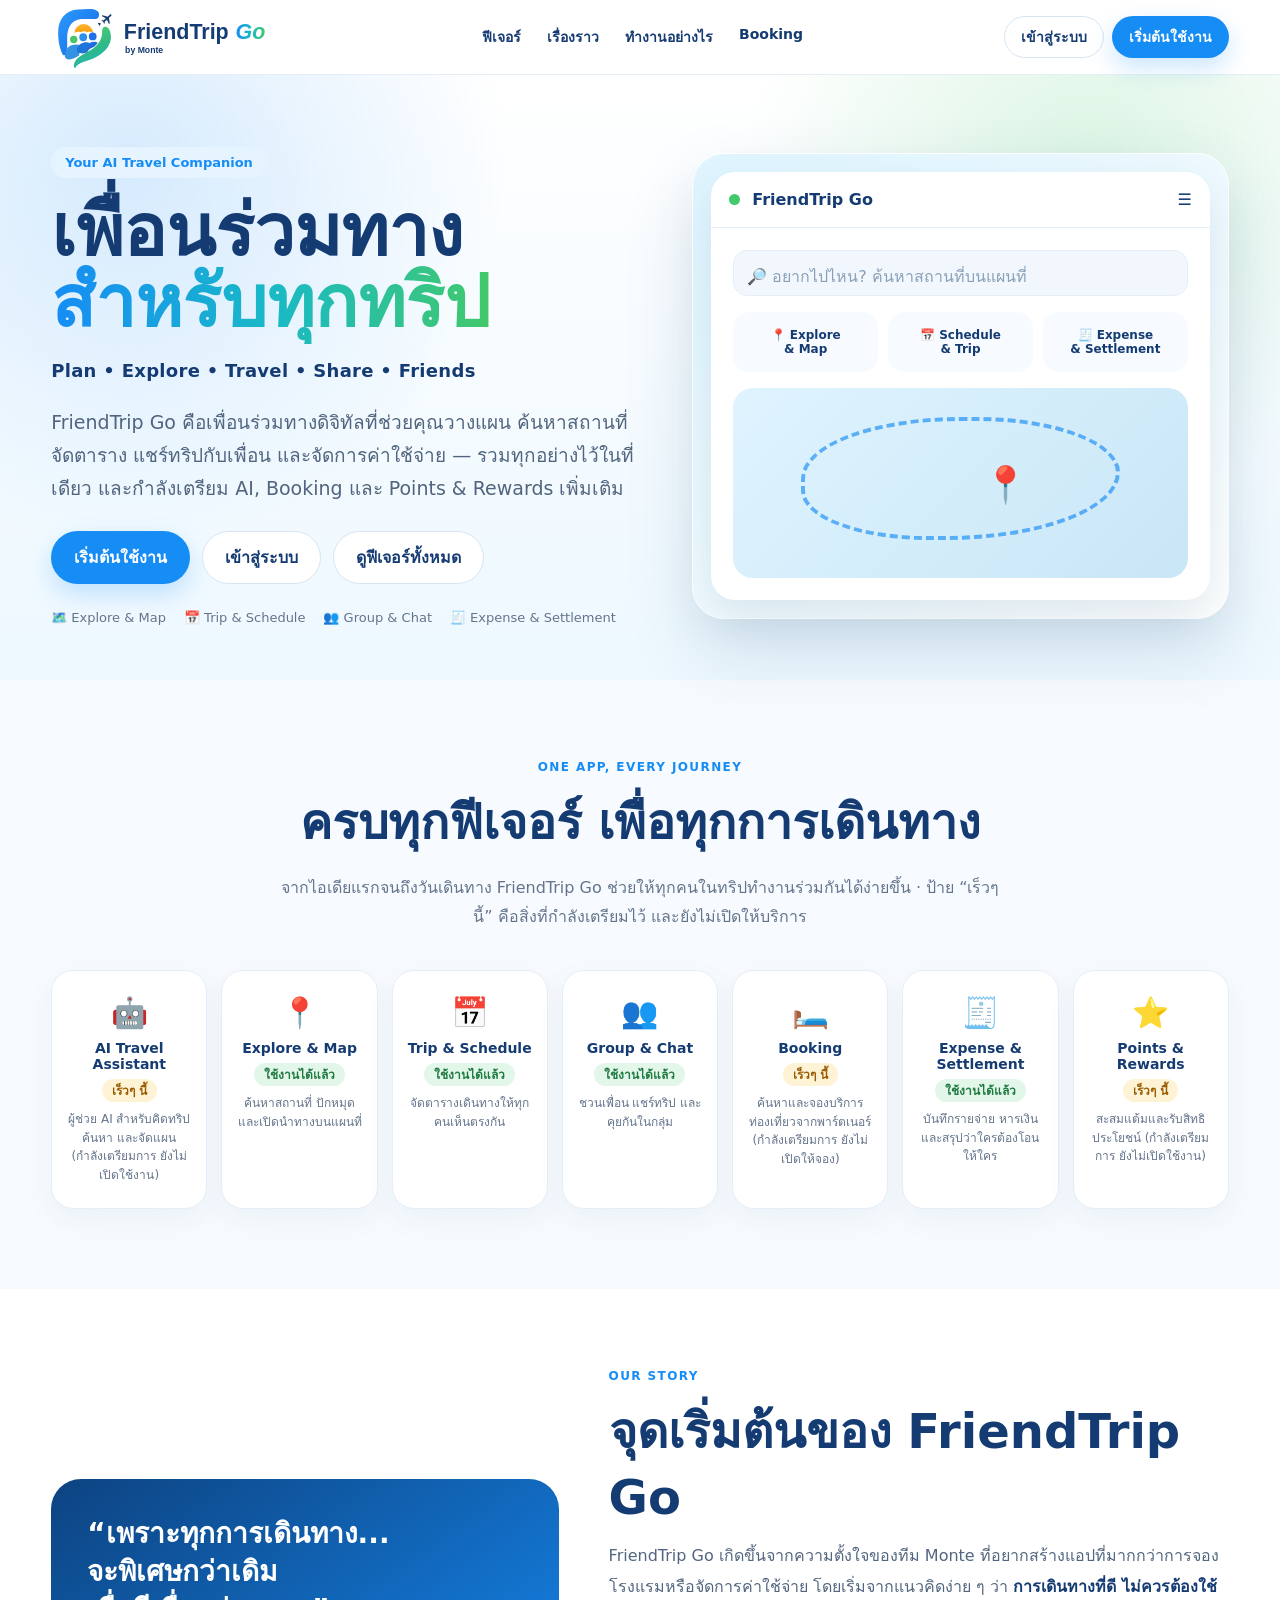
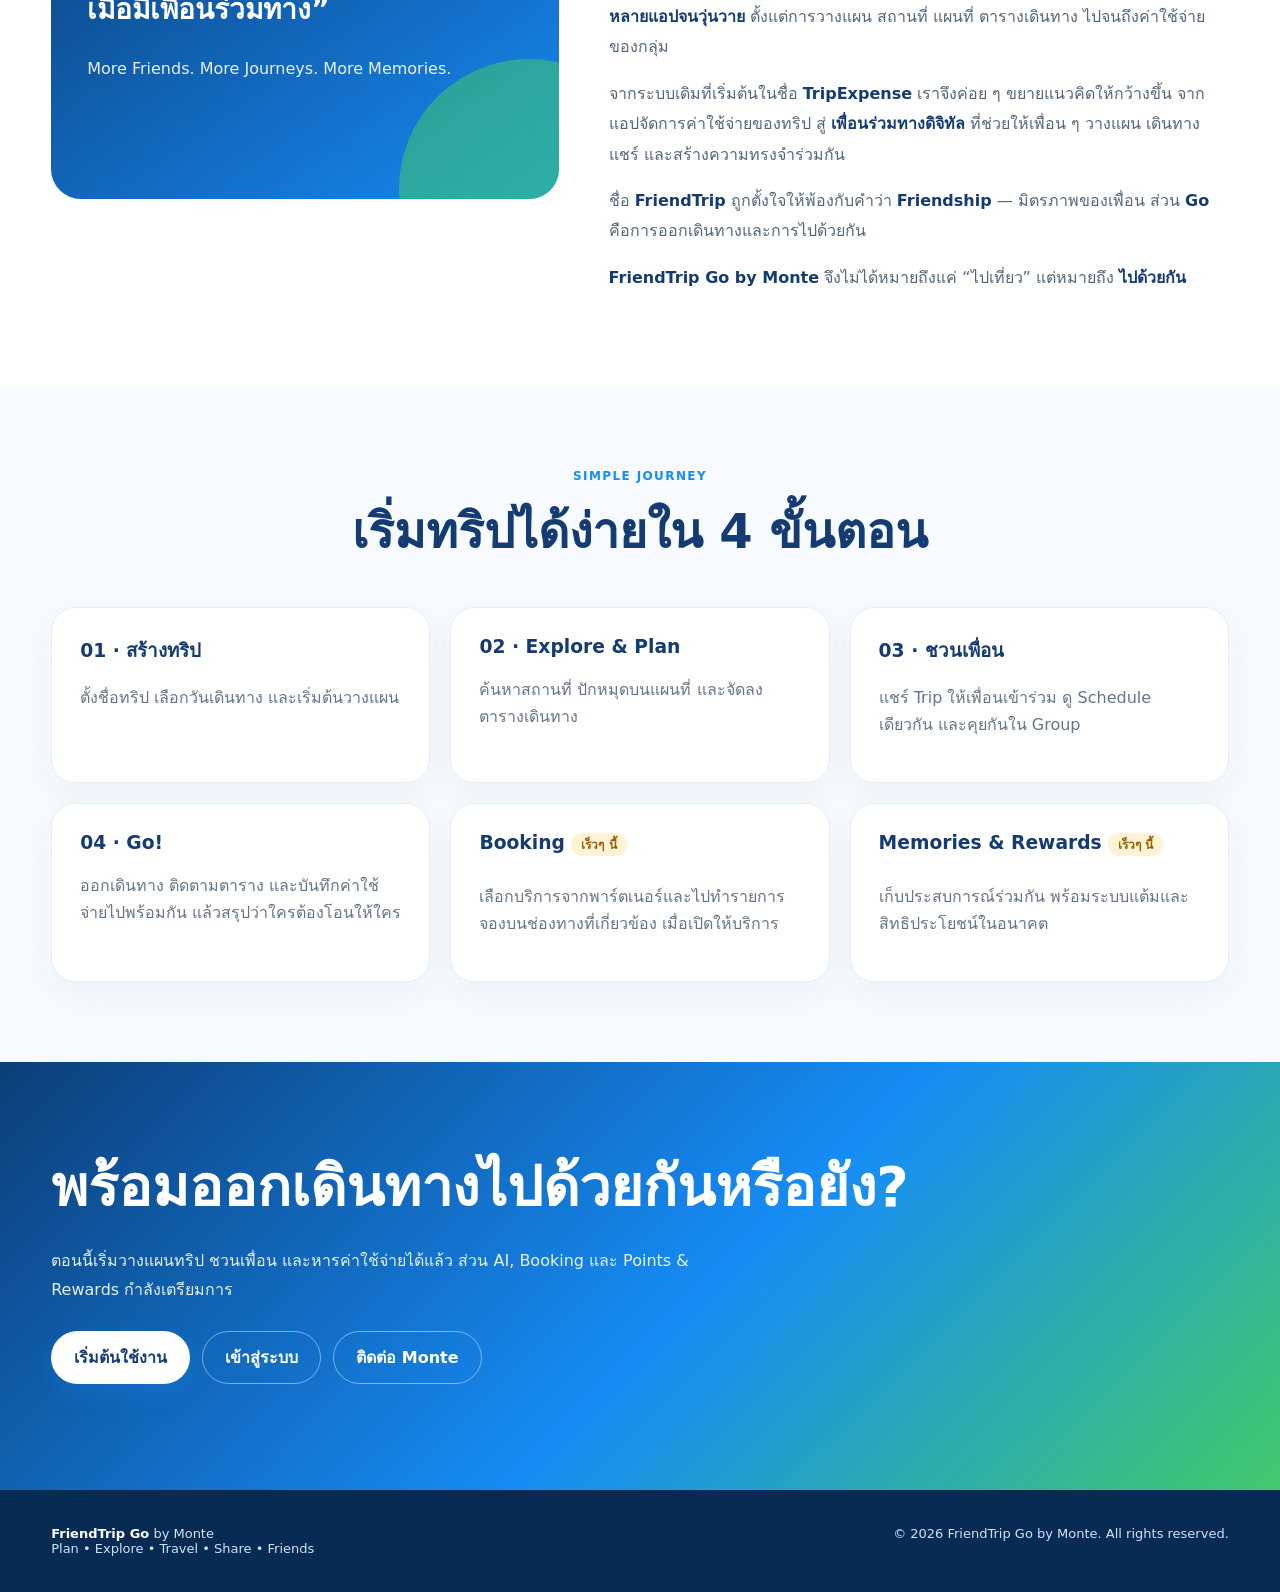
<file: landing.html>
<!doctype html><html lang="th"><head><meta charset="utf-8"><meta name="viewport" content="width=device-width,initial-scale=1"><title>FriendTrip Go by Monte — Your AI Travel Companion</title><meta name="description" content="Plan • Explore • Travel • Share • Friends with FriendTrip Go."><meta name="theme-color" content="#168CF5"><link rel="icon" type="image/svg+xml" href="img/logo.svg"><link rel="icon" type="image/png" href="icons/favicon-64.png"><link rel="apple-touch-icon" href="icons/apple-touch-icon.png"><style>
:root{--blue:#168CF5;--navy:#153B73;--cyan:#19B9C7;--green:#42C96B;--bg:#f7fbff;--card:#fff;--muted:#64748b;--line:#e5eef7}*{box-sizing:border-box}html{scroll-behavior:smooth}body{margin:0;font-family:Inter,system-ui,-apple-system,"Segoe UI",Tahoma,sans-serif;color:var(--navy);background:var(--bg)}a{text-decoration:none;color:inherit}.container{width:min(1180px,92%);margin:auto}.nav{position:sticky;top:0;z-index:20;background:rgba(255,255,255,.9);backdrop-filter:blur(14px);border-bottom:1px solid var(--line)}.navin{height:74px;display:flex;align-items:center;justify-content:space-between}.brand img{width:230px;display:block}.links{display:flex;gap:26px;font-size:14px;font-weight:700}.links a:hover{color:var(--blue)}.btn{display:inline-flex;align-items:center;justify-content:center;border-radius:999px;padding:13px 22px;font-weight:800;border:1px solid transparent}.btn.primary{background:var(--blue);color:white;box-shadow:0 10px 25px rgba(22,140,245,.22)}.btn.secondary{background:white;border-color:#d7e5f2}.hero{padding:72px 0 55px;background:radial-gradient(circle at 85% 15%,rgba(66,201,107,.18),transparent 28%),radial-gradient(circle at 10% 15%,rgba(22,140,245,.17),transparent 30%),linear-gradient(180deg,#fff,#edf8ff)}.hero-grid{display:grid;grid-template-columns:1.05fr .95fr;gap:48px;align-items:center}.kicker{display:inline-block;background:#e6f4ff;color:var(--blue);font-weight:800;padding:8px 14px;border-radius:999px;font-size:13px}h1{font-size:clamp(42px,6vw,72px);line-height:.98;margin:18px 0}h1 span{background:linear-gradient(90deg,var(--blue),var(--cyan),var(--green));-webkit-background-clip:text;color:transparent}.hero p{font-size:19px;line-height:1.75;color:#51657e;max-width:650px}.tagline{font-size:18px!important;font-weight:800;color:var(--navy)!important;letter-spacing:.3px}.actions{display:flex;gap:12px;flex-wrap:wrap;margin:26px 0}.mini{display:flex;gap:18px;flex-wrap:wrap;color:#64748b;font-size:13px}.hero-card{border-radius:32px;background:linear-gradient(145deg,#dff5ff,#fff);padding:18px;box-shadow:0 30px 70px rgba(20,70,110,.14);border:1px solid white}.mock{background:white;border-radius:24px;overflow:hidden;box-shadow:0 18px 45px rgba(20,70,110,.12)}.mock-top{padding:18px;border-bottom:1px solid var(--line);display:flex;align-items:center;gap:12px}.dot{width:11px;height:11px;border-radius:50%;background:var(--green)}.mock-body{padding:22px}.search{height:46px;border-radius:14px;background:#f1f7fc;border:1px solid var(--line);padding:13px;color:#8aa0b8}.chips{display:grid;grid-template-columns:repeat(3,1fr);gap:10px;margin:16px 0}.chip{padding:16px 10px;border-radius:16px;background:#f7fbff;text-align:center;font-size:12px;font-weight:800}.map{height:190px;border-radius:20px;background:linear-gradient(135deg,#dff4ff,#c9e6f6);position:relative;overflow:hidden}.pin{position:absolute;left:55%;top:40%;font-size:36px}.route{position:absolute;width:70%;height:65%;left:15%;top:15%;border:4px dashed rgba(22,140,245,.65);border-radius:50% 45% 55% 40%}.section{padding:80px 0}.section.alt{background:white}.center{text-align:center}.eyebrow{color:var(--blue);font-weight:900;text-transform:uppercase;letter-spacing:1.4px;font-size:12px}.section h2{font-size:clamp(30px,4vw,48px);margin:10px 0 14px}.lead{max-width:720px;margin:0 auto;color:var(--muted);line-height:1.8}.features{display:grid;grid-template-columns:repeat(6,1fr);gap:14px;margin-top:38px}.feature{background:white;border:1px solid var(--line);border-radius:22px;padding:24px 14px;text-align:center;box-shadow:0 10px 30px rgba(15,55,90,.05)}.icon{font-size:30px;margin-bottom:10px}.feature h3{font-size:14px;margin:0 0 7px}.feature p{font-size:12px;line-height:1.55;color:var(--muted);margin:0}.story{display:grid;grid-template-columns:.9fr 1.1fr;gap:50px;align-items:center}.story-card{border-radius:30px;padding:36px;background:linear-gradient(145deg,#0d4381,#168CF5);color:white;min-height:320px;position:relative;overflow:hidden}.story-card:after{content:"";position:absolute;width:260px;height:260px;border-radius:50%;right:-100px;bottom:-120px;background:rgba(66,201,107,.55)}.story-card .quote{font-size:28px;font-weight:900;line-height:1.35;position:relative;z-index:1}.story-text{color:#52667f;line-height:1.9}.story-text strong{color:var(--navy)}.grid3{display:grid;grid-template-columns:repeat(3,1fr);gap:20px;margin-top:38px}.card{background:white;border:1px solid var(--line);border-radius:24px;padding:28px;box-shadow:0 12px 35px rgba(15,55,90,.05)}.card h3{margin-top:0}.card p{color:var(--muted);line-height:1.7}.cta{padding:80px 0;background:linear-gradient(135deg,#0c3e78,#168CF5 55%,#42C96B);color:white}.cta h2{font-size:clamp(32px,5vw,56px);margin:0 0 12px}.cta p{opacity:.9;max-width:650px;line-height:1.8}.cta .btn.primary{background:white;color:var(--navy)}footer{background:#082b54;color:#cfe3f7;padding:36px 0}.foot{display:flex;justify-content:space-between;gap:20px;flex-wrap:wrap;font-size:13px}.foot strong{color:white}.badge{display:inline-block;padding:2px 10px;border-radius:999px;font-size:12px;font-weight:800;margin:0 0 8px}.live{background:#e2f7ea;color:#1f7a3f}.soon{background:#fff3d6;color:#9a5b00}.navbtns{display:flex;gap:8px}.btn.sm{padding:9px 16px;font-size:14px}.features{grid-template-columns:repeat(auto-fit,minmax(150px,1fr))!important}.btn:focus-visible,a:focus-visible{outline:3px solid #F59E0B;outline-offset:3px}@media(max-width:900px){.hero-grid,.story{grid-template-columns:1fr}.features{grid-template-columns:repeat(3,1fr)}.links{display:none}.brand img{width:190px}}@media(max-width:560px){.navbtns .secondary{display:none}.grid3{grid-template-columns:1fr 1fr}.hero{padding-top:45px}.section{padding:60px 0}.brand img{width:170px}}
</style></head><body>
<header class="nav"><div class="container navin"><a class="brand" href="#"><img src="img/friendtrip-go-logo.svg" alt="FriendTrip Go by Monte"></a><nav class="links"><a href="#features">ฟีเจอร์</a><a href="#story">เรื่องราว</a><a href="#how">ทำงานอย่างไร</a><a href="#booking">Booking</a></nav><div class="navbtns"><a class="btn secondary sm" href="index.html?from=landing" data-enter>เข้าสู่ระบบ</a><a class="btn primary sm" href="index.html?from=landing" data-enter>เริ่มต้นใช้งาน</a></div></div></header>
<main><section class="hero"><div class="container hero-grid"><div><div class="kicker">Your AI Travel Companion</div><h1>เพื่อนร่วมทาง<br><span>สำหรับทุกทริป</span></h1><p class="tagline">Plan • Explore • Travel • Share • Friends</p><p>FriendTrip Go คือเพื่อนร่วมทางดิจิทัลที่ช่วยคุณวางแผน ค้นหาสถานที่ จัดตาราง แชร์ทริปกับเพื่อน และจัดการค่าใช้จ่าย — รวมทุกอย่างไว้ในที่เดียว และกำลังเตรียม AI, Booking และ Points & Rewards เพิ่มเติม</p><div class="actions"><a class="btn primary" href="index.html?from=landing" data-enter>เริ่มต้นใช้งาน</a><a class="btn secondary" href="index.html?from=landing" data-enter>เข้าสู่ระบบ</a><a class="btn secondary" href="#features">ดูฟีเจอร์ทั้งหมด</a></div><div class="mini"><span>🗺️ Explore & Map</span><span>📅 Trip & Schedule</span><span>👥 Group & Chat</span><span>🧾 Expense & Settlement</span></div></div><div class="hero-card"><div class="mock"><div class="mock-top"><span class="dot"></span><strong>FriendTrip Go</strong><span style="margin-left:auto">☰</span></div><div class="mock-body"><div class="search">🔎 อยากไปไหน? ค้นหาสถานที่บนแผนที่</div><div class="chips"><div class="chip">📍 Explore<br>& Map</div><div class="chip">📅 Schedule<br>& Trip</div><div class="chip">🧾 Expense<br>& Settlement</div></div><div class="map"><div class="route"></div><div class="pin">📍</div></div></div></div></div></div></section>
<section class="section" id="features"><div class="container"><div class="center"><div class="eyebrow">One App, Every Journey</div><h2>ครบทุกฟีเจอร์ เพื่อทุกการเดินทาง</h2><p class="lead">จากไอเดียแรกจนถึงวันเดินทาง FriendTrip Go ช่วยให้ทุกคนในทริปทำงานร่วมกันได้ง่ายขึ้น · ป้าย “เร็วๆ นี้” คือสิ่งที่กำลังเตรียมไว้ และยังไม่เปิดให้บริการ</p></div><div class="features"><div class="feature"><div class="icon">🤖</div><h3>AI Travel Assistant</h3><div><span class="badge soon">เร็วๆ นี้</span></div><p>ผู้ช่วย AI สำหรับคิดทริป ค้นหา และจัดแผน (กำลังเตรียมการ ยังไม่เปิดใช้งาน)</p></div><div class="feature"><div class="icon">📍</div><h3>Explore & Map</h3><div><span class="badge live">ใช้งานได้แล้ว</span></div><p>ค้นหาสถานที่ ปักหมุด และเปิดนำทางบนแผนที่</p></div><div class="feature"><div class="icon">📅</div><h3>Trip & Schedule</h3><div><span class="badge live">ใช้งานได้แล้ว</span></div><p>จัดตารางเดินทางให้ทุกคนเห็นตรงกัน</p></div><div class="feature"><div class="icon">👥</div><h3>Group & Chat</h3><div><span class="badge live">ใช้งานได้แล้ว</span></div><p>ชวนเพื่อน แชร์ทริป และคุยกันในกลุ่ม</p></div><div class="feature"><div class="icon">🛏️</div><h3>Booking</h3><div><span class="badge soon">เร็วๆ นี้</span></div><p>ค้นหาและจองบริการท่องเที่ยวจากพาร์ตเนอร์ (กำลังเตรียมการ ยังไม่เปิดให้จอง)</p></div><div class="feature"><div class="icon">🧾</div><h3>Expense & Settlement</h3><div><span class="badge live">ใช้งานได้แล้ว</span></div><p>บันทึกรายจ่าย หารเงิน และสรุปว่าใครต้องโอนให้ใคร</p></div><div class="feature"><div class="icon">⭐</div><h3>Points & Rewards</h3><div><span class="badge soon">เร็วๆ นี้</span></div><p>สะสมแต้มและรับสิทธิประโยชน์ (กำลังเตรียมการ ยังไม่เปิดใช้งาน)</p></div></div></div></section>
<section class="section alt" id="story"><div class="container story"><div class="story-card"><div class="quote">“เพราะทุกการเดินทาง...<br>จะพิเศษกว่าเดิม<br>เมื่อมีเพื่อนร่วมทาง”</div><p style="position:relative;z-index:1;margin-top:30px;opacity:.9">More Friends. More Journeys. More Memories.</p></div><div><div class="eyebrow">Our Story</div><h2>จุดเริ่มต้นของ FriendTrip Go</h2><div class="story-text"><p>FriendTrip Go เกิดขึ้นจากความตั้งใจของทีม Monte ที่อยากสร้างแอปที่มากกว่าการจองโรงแรมหรือจัดการค่าใช้จ่าย โดยเริ่มจากแนวคิดง่าย ๆ ว่า <strong>การเดินทางที่ดี ไม่ควรต้องใช้หลายแอปจนวุ่นวาย</strong> ตั้งแต่การวางแผน สถานที่ แผนที่ ตารางเดินทาง ไปจนถึงค่าใช้จ่ายของกลุ่ม</p><p>จากระบบเดิมที่เริ่มต้นในชื่อ <strong>TripExpense</strong> เราจึงค่อย ๆ ขยายแนวคิดให้กว้างขึ้น จากแอปจัดการค่าใช้จ่ายของทริป สู่ <strong>เพื่อนร่วมทางดิจิทัล</strong> ที่ช่วยให้เพื่อน ๆ วางแผน เดินทาง แชร์ และสร้างความทรงจำร่วมกัน</p><p>ชื่อ <strong>FriendTrip</strong> ถูกตั้งใจให้พ้องกับคำว่า <strong>Friendship</strong> — มิตรภาพของเพื่อน ส่วน <strong>Go</strong> คือการออกเดินทางและการไปด้วยกัน</p><p><strong>FriendTrip Go by Monte</strong> จึงไม่ได้หมายถึงแค่ “ไปเที่ยว” แต่หมายถึง <strong>ไปด้วยกัน</strong></p></div></div></div></section>
<section class="section" id="how"><div class="container"><div class="center"><div class="eyebrow">Simple Journey</div><h2>เริ่มทริปได้ง่ายใน 4 ขั้นตอน</h2></div><div class="grid3"><div class="card"><h3>01 · สร้างทริป</h3><p>ตั้งชื่อทริป เลือกวันเดินทาง และเริ่มต้นวางแผน</p></div><div class="card"><h3>02 · Explore & Plan</h3><p>ค้นหาสถานที่ ปักหมุดบนแผนที่ และจัดลงตารางเดินทาง</p></div><div class="card"><h3>03 · ชวนเพื่อน</h3><p>แชร์ Trip ให้เพื่อนเข้าร่วม ดู Schedule เดียวกัน และคุยกันใน Group</p></div><div class="card"><h3>04 · Go!</h3><p>ออกเดินทาง ติดตามตาราง และบันทึกค่าใช้จ่ายไปพร้อมกัน แล้วสรุปว่าใครต้องโอนให้ใคร</p></div><div class="card" id="booking"><h3>Booking <span class="badge soon">เร็วๆ นี้</span></h3><p>เลือกบริการจากพาร์ตเนอร์และไปทำรายการจองบนช่องทางที่เกี่ยวข้อง เมื่อเปิดให้บริการ</p></div><div class="card"><h3>Memories & Rewards <span class="badge soon">เร็วๆ นี้</span></h3><p>เก็บประสบการณ์ร่วมกัน พร้อมระบบแต้มและสิทธิประโยชน์ในอนาคต</p></div></div></div></section>
<section class="cta" id="start"><div class="container"><h2>พร้อมออกเดินทางไปด้วยกันหรือยัง?</h2><p>ตอนนี้เริ่มวางแผนทริป ชวนเพื่อน และหารค่าใช้จ่ายได้แล้ว ส่วน AI, Booking และ Points & Rewards กำลังเตรียมการ</p><div class="actions"><a class="btn primary" href="index.html?from=landing" data-enter>เริ่มต้นใช้งาน</a><a class="btn secondary" style="background:transparent;color:white;border-color:rgba(255,255,255,.45)" href="index.html?from=landing" data-enter>เข้าสู่ระบบ</a><a class="btn secondary" style="background:transparent;color:white;border-color:rgba(255,255,255,.45)" href="mailto:monte.ai789@gmail.com">ติดต่อ Monte</a></div></div></section></main>
<footer><div class="container foot"><div><strong>FriendTrip Go</strong> by Monte<br>Plan • Explore • Travel • Share • Friends</div><div>© 2026 FriendTrip Go by Monte. All rights reserved.</div></div></footer><script>document.addEventListener("click",function(e){var a=e.target.closest&&e.target.closest("[data-enter]");if(a){try{localStorage.setItem("ftg_entered","1")}catch(x){}}});</script>
</body></html>
</file>
